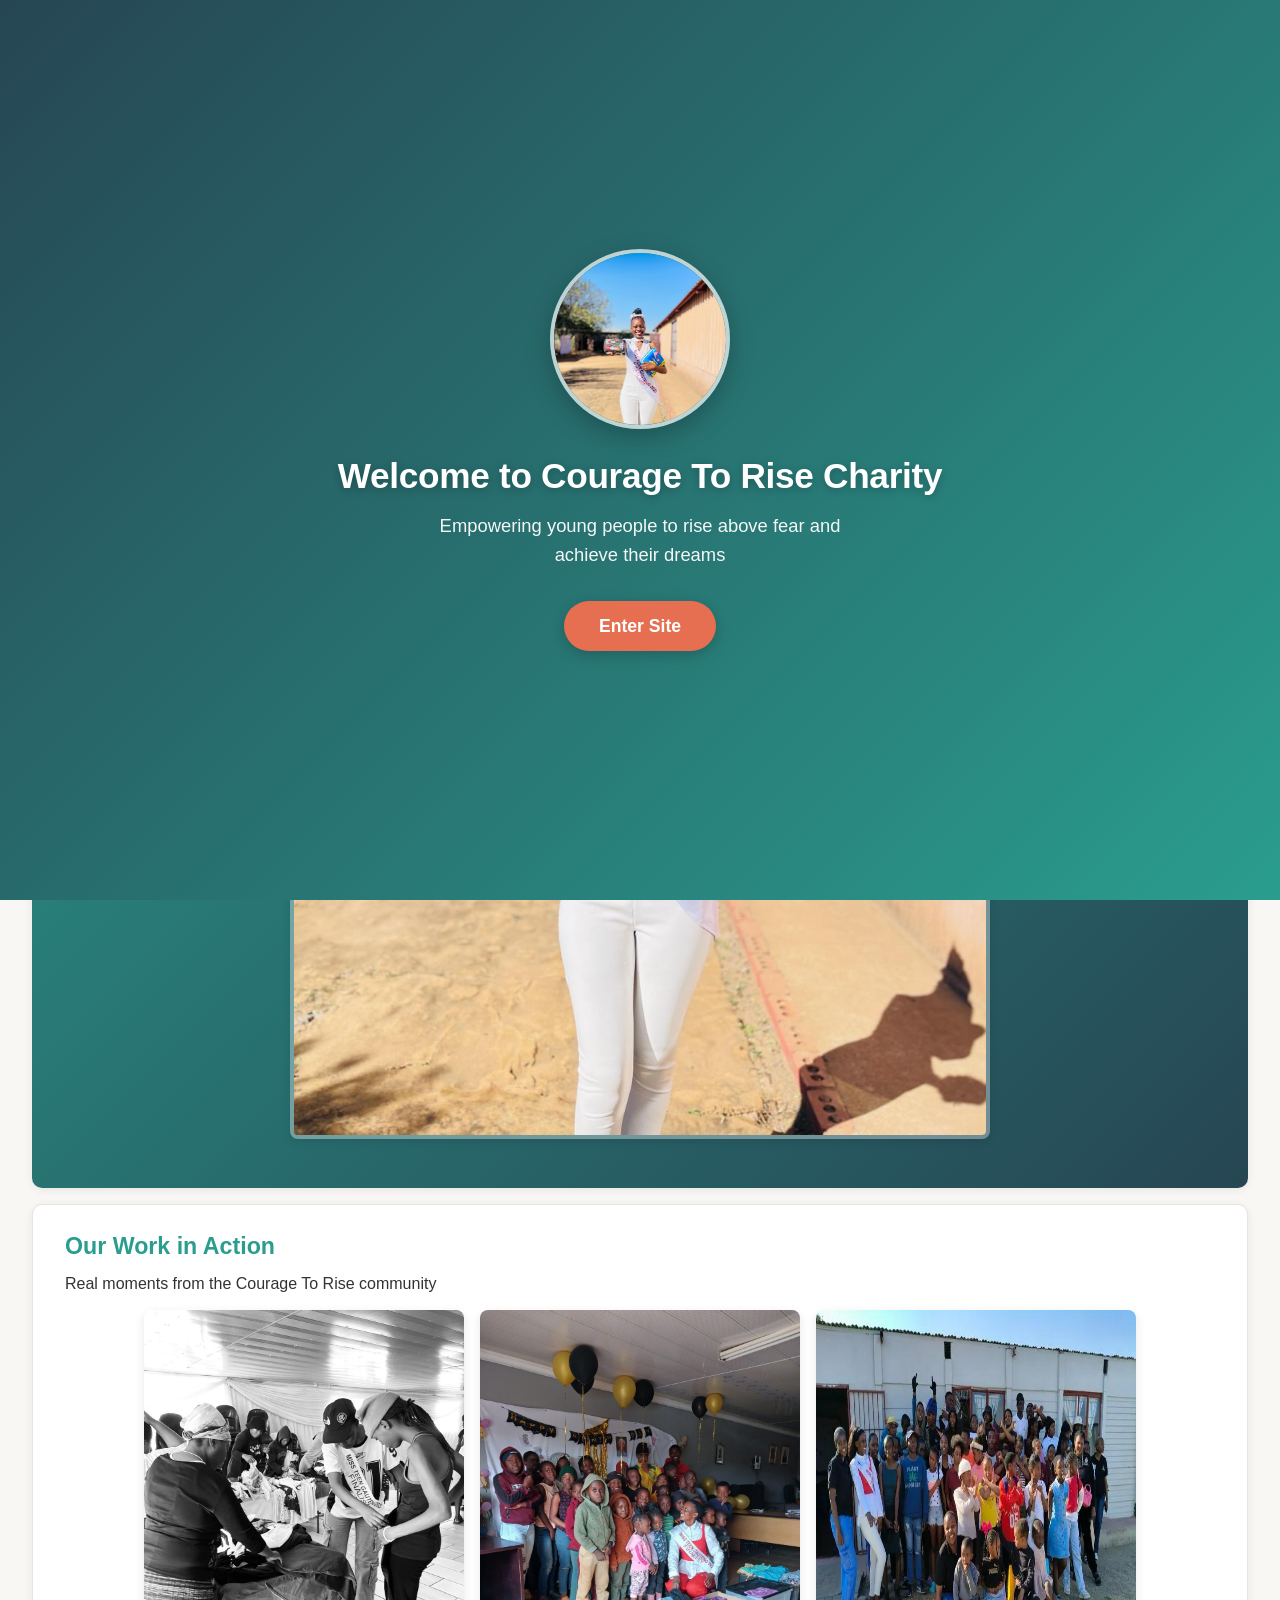
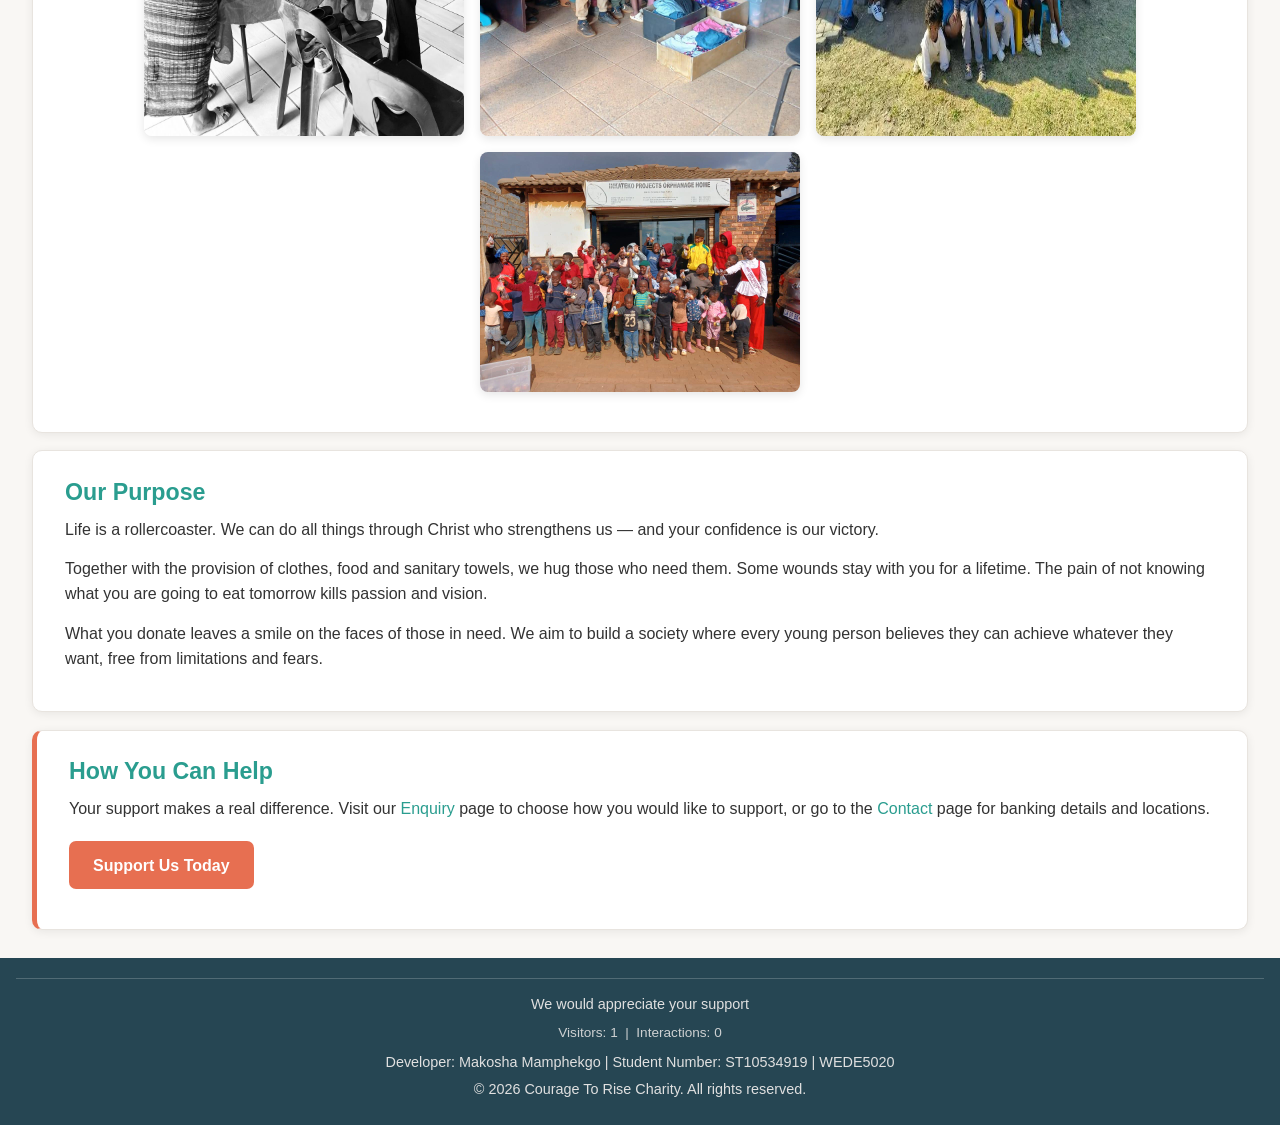
<file: index.html>
<!DOCTYPE html>
<html lang="en">
<head>
    <!--
        Page: Home
        Purpose: Main landing page for Courage To Rise Charity.
        Student: Makosha Dorcus Shudai Mamphekgo | ST10534919 | WEDE5020
    -->
    <meta charset="UTF-8">
    <meta name="viewport" content="width=device-width, initial-scale=1.0">
    <meta name="description" content="Welcome to Courage To Rise Charity – Empowering young people from townships and rural areas to overcome fear and achieve their dreams. Donate, volunteer or get involved today.">
    <meta name="keywords" content="Courage To Rise, charity South Africa, youth empowerment, Tembisa, donation, overcome fear, Lucia charity, volunteer">
    <meta name="author" content="Makosha Dorcus Shudai Mamphekgo">
    <title>Home | Courage To Rise Charity</title>
    <link rel="stylesheet" href="css/style.css">
    <style>
        
    <!-- WELCOME SPLASH SCREEN -->
<div id="welcome-screen">
    <img src="images/Hero.JPG" alt="Courage To Rise Charity" class="welcome-img">
    <h1>Welcome to Courage To Rise Charity</h1>
    <p>Empowering young people to rise above fear and achieve their dreams</p>
    <button id="enterBtn">Enter Site</button>
</div>
        #welcome-screen {
            position: fixed;
            inset: 0;
            background: linear-gradient(135deg, #264653 0%, #2A9D8F 100%);
            display: flex;
            flex-direction: column;
            align-items: center;
            justify-content: center;
            z-index: 99999;
            color: #fff;
            text-align: center;
            padding: 1.5rem;
            transition: opacity 0.6s ease, visibility 0.6s ease;
        }

        #welcome-screen.hide {
            opacity: 0;
            visibility: hidden;
            pointer-events: none;
        }

        #welcome-screen h1 {
            font-size: 2.2rem;
            margin-bottom: 0.75rem;
            color: #fff;
            text-shadow: 0 2px 8px rgba(0,0,0,0.25);
        }

        #welcome-screen p {
            font-size: 1.15rem;
            max-width: 420px;
            margin-bottom: 2rem;
            opacity: 0.95;
        }

        #welcome-screen .welcome-img {
            width: 180px;
            height: 180px;
            object-fit: cover;
            border-radius: 50%;
            border: 4px solid rgba(255,255,255,0.7);
            margin-bottom: 1.5rem;
            box-shadow: 0 8px 24px rgba(0,0,0,0.25);
        }

        #enterBtn {
            background: #E76F51;
            color: #fff;
            border: none;
            padding: 0.9rem 2.2rem;
            font-size: 1.1rem;
            font-weight: 600;
            border-radius: 50px;
            cursor: pointer;
            transition: background 0.25s ease, transform 0.2s ease;
            box-shadow: 0 4px 15px rgba(0,0,0,0.2);
        }

        #enterBtn:hover {
            background: #d45a3d;
            transform: scale(1.05);
        }

        @media (max-width: 600px) {
            #welcome-screen h1 {
                font-size: 1.7rem;
            }
            #welcome-screen .welcome-img {
                width: 140px;
                height: 140px;
            }
        }
    </style>
</head>
<body>

    <!-- WELCOME SPLASH SCREEN -->
    <div id="welcome-screen">
        <img src="images/Hero.JPG" alt="Courage To Rise Charity" class="welcome-img">
        <h1>Welcome to Courage To Rise Charity</h1>
        <p>Empowering young people to rise above fear and achieve their dreams</p>
        <button id="enterBtn">Enter Site</button>
    </div>

    <header>
        <div class="header-inner">
            <h1>Courage To Rise Charity</h1>
            <button class="nav-toggle" aria-label="Toggle navigation" aria-expanded="false">☰</button>
            <nav>
                <ul>
                    <li><a href="index.html" class="active">Home</a></li>
                    <li><a href="about.html">About Us</a></li>
                    <li><a href="services.html">Services</a></li>
                    <li><a href="enquiry.html">Enquiry</a></li>
                    <li><a href="contact.html">Contact</a></li>
                </ul>
            </nav>
        </div>
    </header>

    <main>
        <section id="hero">
            <h2>Welcome to Courage To Rise Charity</h2>
            <p><strong>Empowering young people to rise above fear and achieve their dreams.</strong></p>
            <img src="images/Hero.JPG" 
                 alt="Courage To Rise Charity – Young people empowered to rise above fear" 
                 width="700" height="420" loading="eager" class="gallery-item"
                 title="Click to view larger">
        </section>

        <section id="gallery-preview">
            <h2>Our Work in Action</h2>
            <p>Real moments from the Courage To Rise community</p>
            <div class="image-row">
                <img src="images/Members.JPG" 
                     alt="Courage To Rise Charity team members" 
                     width="280" height="200" loading="lazy" class="gallery-item"
                     title="Click to view larger">
                <img src="images/0a9f3744-d963-4fa5-8a0e-63f9776d7343.JPG" 
                     alt="Community activities and early days of the charity" 
                     width="280" height="200" loading="lazy" class="gallery-item"
                     title="Click to view larger">
                <img src="images/67eea97a-1eb4-4d6e-b303-c966ac4514ad.JPG" 
                     alt="Young people empowered by Courage To Rise programmes" 
                     width="280" height="200" loading="lazy" class="gallery-item"
                     title="Click to view larger">
                <img src="images/Charity home.JPG" 
                     alt="Courage To Rise Charity home and community support" 
                     width="280" height="200" loading="lazy" class="gallery-item"
                     title="Click to view larger">
            </div>
        </section>

        <section id="mission-statement">
            <h2>Our Purpose</h2>
            <p>Life is a rollercoaster. We can do all things through Christ who strengthens us — and your confidence is our victory.</p>
            <p>Together with the provision of clothes, food and sanitary towels, we hug those who need them. Some wounds stay with you for a lifetime. The pain of not knowing what you are going to eat tomorrow kills passion and vision.</p>
            <p>What you donate leaves a smile on the faces of those in need. We aim to build a society where every young person believes they can achieve whatever they want, free from limitations and fears.</p>
        </section>

        <section id="call-to-action">
            <h2>How You Can Help</h2>
            <p>Your support makes a real difference. Visit our <a href="enquiry.html">Enquiry</a> page to choose how you would like to support, or go to the <a href="contact.html">Contact</a> page for banking details and locations.</p>
            <p style="margin-top:1.25rem;">
                <a href="enquiry.html" class="btn btn-primary">Support Us Today</a>
            </p>
        </section>
    </main>

    <footer>
        <hr>
        <p>We would appreciate your support</p>
        <p class="visitor-stats">
            <span id="visitorCount">Visitors: —</span> &nbsp;|&nbsp; 
            <span id="interactionCount">Interactions: —</span>
        </p>
        <p>Developer: Makosha Mamphekgo | Student Number: ST10534919 | WEDE5020</p>
        <p>&copy; 2026 Courage To Rise Charity. All rights reserved.</p>
    </footer>

    <script src="js/script.js"></script>
    <script>
        // Welcome screen - user must click to enter
        document.getElementById('enterBtn').addEventListener('click', function () {
            document.getElementById('welcome-screen').classList.add('hide');
        });
    </script>
</body>
</html>
</file>
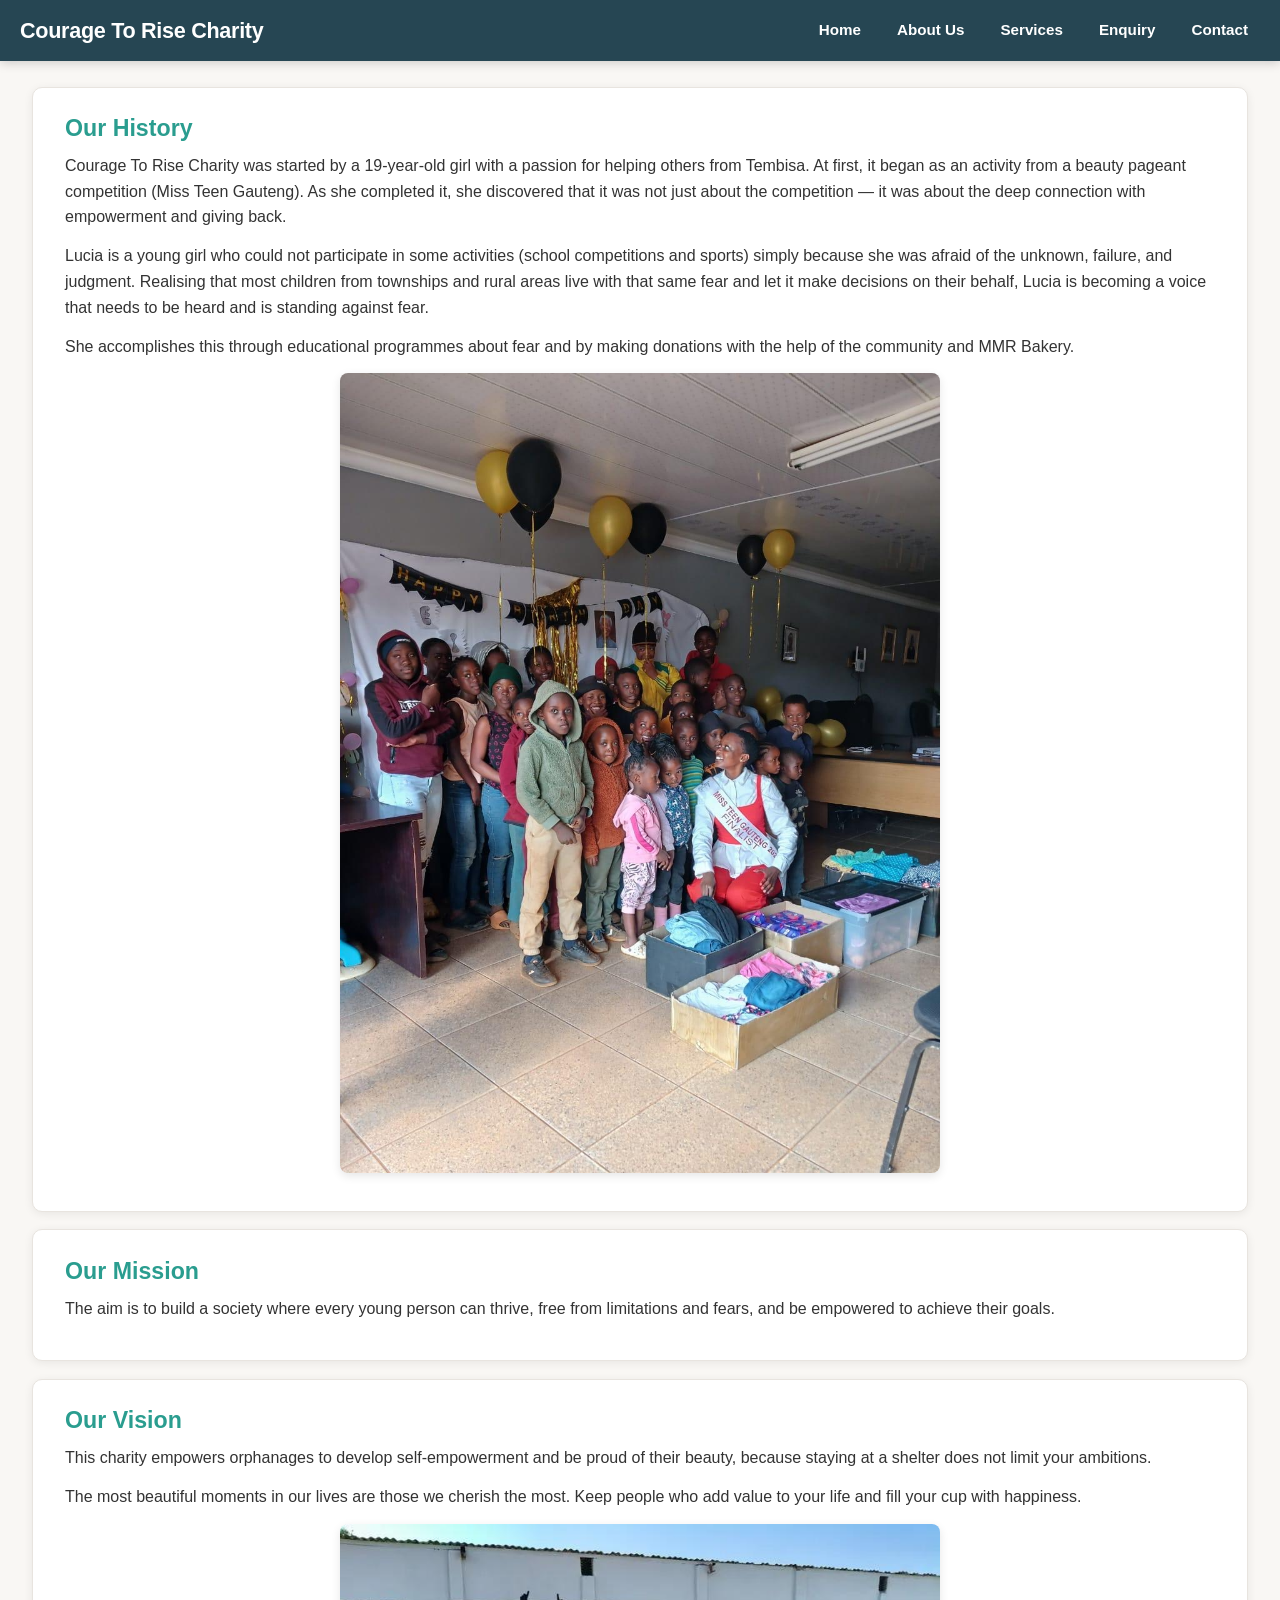
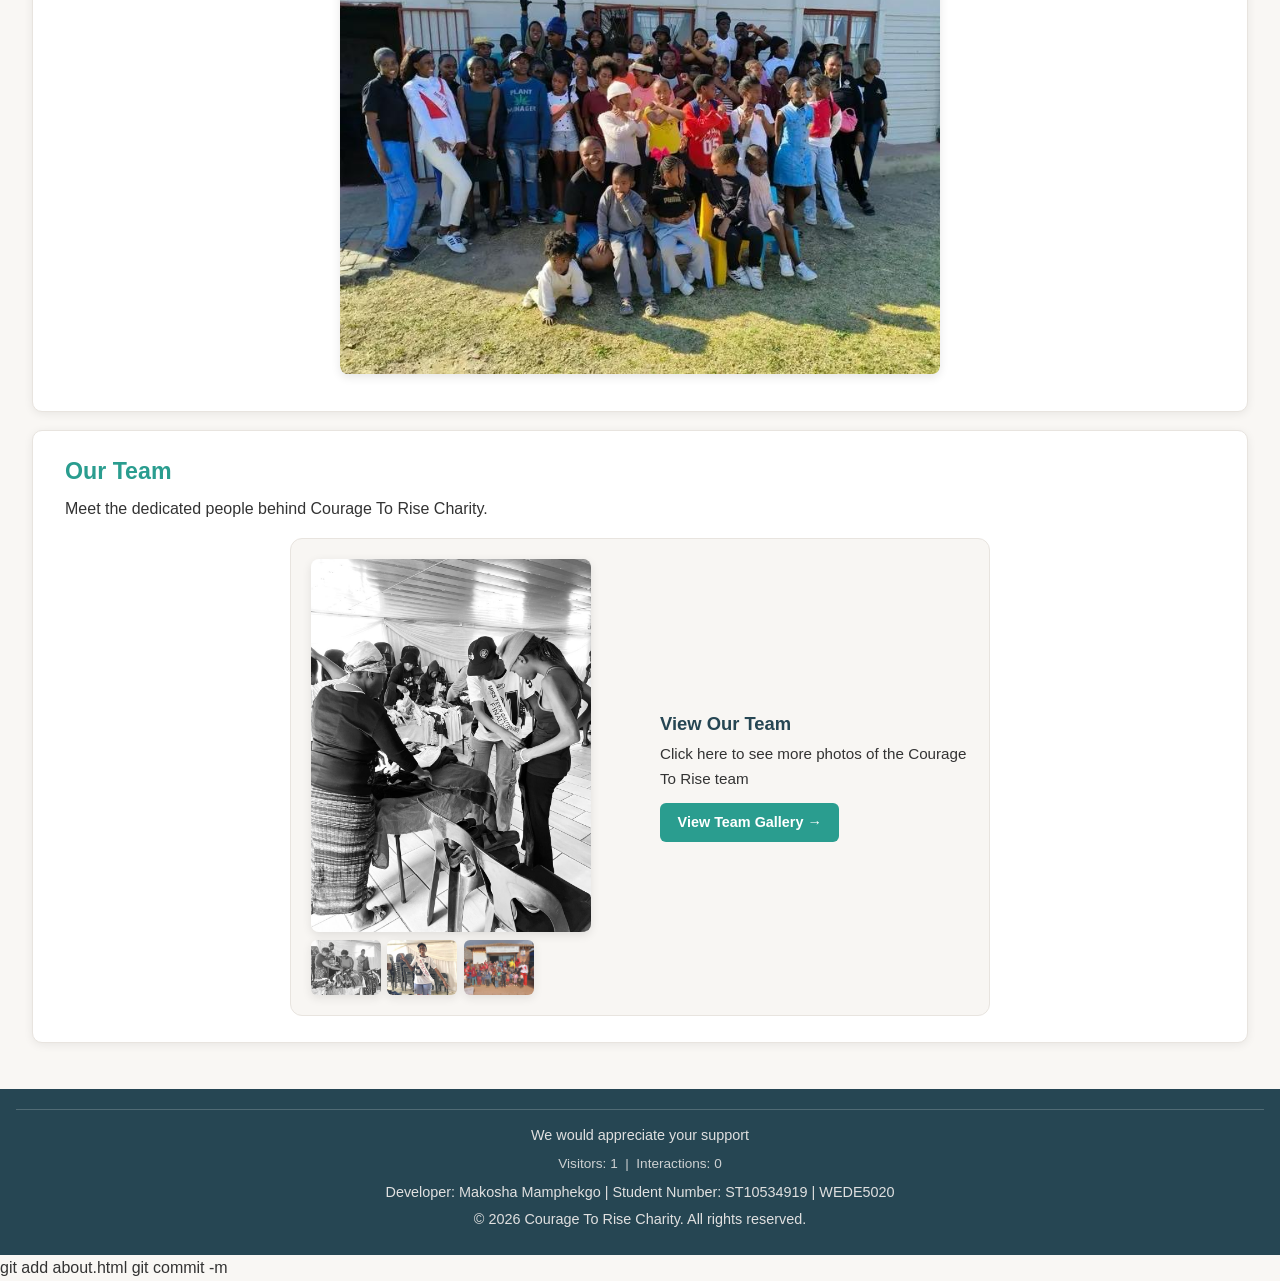
<file: about.html>
<!DOCTYPE html>
<html lang="en">
<head>
    <!-- 
        Page: About Us
        Purpose: Shares the history, mission, vision and team of Courage To Rise Charity.
        Student: Makosha Dorcus Shudai Mamphekgo | ST10534919 | WEDE5020
    -->
    <meta charset="UTF-8">
    <meta name="viewport" content="width=device-width, initial-scale=1.0">
    <meta name="description" content="Learn about the history, mission and vision of Courage To Rise Charity founded by Lucia from Tembisa.">
    <meta name="keywords" content="Courage To Rise services, educational programs fear, donation drives Tembisa, confidence workshops, sanitary towels">
    <meta name= "author" content= "Makosha Mamphekgo">
    <title>About Us | Courage To Rise Charity</title>
    <link rel="stylesheet" href="css/style.css">
</head>
<body>
    
    <header>
        <div class="header-inner">
        <h1>Courage To Rise Charity</h1>
        <button class="nav-toggle" aria-label="Toggle navigation" aria-expanded="false">
           <span class="bar"></span>
           <span class="bar"></span>
           <span class="bar"></span>
          </button>
        
            <!-- Consistent navigation across all pages -->
        <nav>
            <ul>
                <li><a href="index.html">Home</a></li>
                <li><a href="about.html">About Us</a></li>
                <li><a href="services.html">Services</a></li>
                <li><a href="enquiry.html">Enquiry</a></li>
                <li><a href="contact.html">Contact</a></li>
            </ul>
        </nav>
        </div>
    </header>

    <!--  MAIN CONTENT -->
    <main>
        <!-- History section - origin story of the charity -->
        <section id="history">
            <h2>Our History</h2>
            <p>
                Courage To Rise Charity was started by a 19-year-old girl with a passion for helping others from Tembisa.
                At first, it began as an activity from a beauty pageant competition (Miss Teen Gauteng). 
                As she completed it, she discovered that it was not just about the competition — 
                it was about the deep connection with empowerment and giving back.
            </p>
            <p>
                Lucia is a young girl who could not participate in some activities (school competitions and sports) 
                simply because she was afraid of the unknown, failure, and judgment. 
                Realising that most children from townships and rural areas live with that same fear 
                and let it make decisions on their behalf, Lucia is becoming a voice that needs to be heard 
                and is standing against fear.
            </p>
            <p>
                She accomplishes this through educational programmes about fear and by making donations 
                with the help of the community and MMR Bakery.
            </p>
            
            <!-- Supporting image for history section -->
            <img src="images/0a9f3744-d963-4fa5-8a0e-63f9776d7343.JPG" alt="Courage To Rise Charity founders and early activities" width="600" height="400">
        </section>

        <!-- Mission statement section -->
        <section id="mission">
            <h2>Our Mission</h2>
            <p>
                The aim is to build a society where every young person can thrive, 
                free from limitations and fears, and be empowered to achieve their goals.
            </p>
        </section>

        <!-- Vision statement section -->
        <section id="vision">
            <h2>Our Vision</h2>
            <p>
                This charity empowers orphanages to develop self-empowerment and be proud of their beauty, 
                because staying at a shelter does not limit your ambitions.
            </p>
            <p>
                The most beautiful moments in our lives are those we cherish the most. 
                Keep people who add value to your life and fill your cup with happiness.
            </p>
            
            <!-- Supporting image for vision -->
            <img src="images/67eea97a-1eb4-4d6e-b303-c966ac4514ad.JPG" alt="Young people empowered by Courage To Rise Charity" width="600" height="400">
        </section>

        <!-- Team members section -->
<section id="team">
    <h2>Our Team</h2>
    <p>Meet the dedicated people behind Courage To Rise Charity.</p>

    <!-- Single clickable card that opens the full team gallery -->
    <div class="team-card" id="teamCard" title="Click to view the full team gallery">
        <div class="team-card-images">
            <img src="images/Members.JPG" alt="Courage To Rise Charity team" class="team-main-img">
            <div class="team-thumbnails">
                <img src="images/8ffe0e62-37c6-49a1-a1b2-9abc603f2eb1.JPG" alt="Team member">
                <img src="images/86e3f4c6-249c-4ab5-9a2d-2a8251926405.JPG" alt="Team member">
                <img src="images/Charity home.JPG" alt="Charity activities">
            </div>
        </div>
        <div class="team-card-info">
            <h3>View Our Team</h3>
            <p>Click here to see more photos of the Courage To Rise team</p>
            <span class="view-team-btn">View Team Gallery →</span>
        </div>
    </div>
</section>
<!-- Team Gallery Modal -->
<div id="teamModal" class="team-modal">
    <div class="team-modal-content">
        <button class="team-modal-close" aria-label="Close team gallery">&times;</button>
        <h2>Our Team</h2>
        <p>The dedicated people behind Courage To Rise Charity</p>
        <div class="team-modal-grid">
            <img src="images/8ffe0e62-37c6-49a1-a1b2-9abc603f2eb1.JPG" alt="Team member of Courage To Rise Charity" class="gallery-item">
            <img src="images/86e3f4c6-249c-4ab5-9a2d-2a8251926405.JPG" alt="Team member of Courage To Rise Charity" class="gallery-item">
            <img src="images/Members.JPG" alt="Courage To Rise Charity team group photo" class="gallery-item">
            <img src="images/Charity home.JPG" alt="Courage To Rise Charity home and community activities" class="gallery-item">
        </div>
    </div>
</div>
    </main>
<!-- Team Gallery Modal - Swipeable -->
<div id="teamModal" class="team-modal">
    <div class="team-modal-content">
        <button class="team-modal-close" aria-label="Close team gallery">&times;</button>
        <h2>Our Team</h2>
        <p>Swipe or use arrows to view team photos</p>

        <div class="team-slider">
            <button class="slider-btn prev" aria-label="Previous photo">&#10094;</button>
            
            <div class="slider-track">
                <div class="slide active">
                    <img src="images/Members.JPG" alt="Courage To Rise Charity team group photo">
                    <p>Our Team</p>
                </div>
                <div class="slide">
                    <img src="images/8ffe0e62-37c6-49a1-a1b2-9abc603f2eb1.JPG" alt="Team member of Courage To Rise Charity">
                    <p>Team Member</p>
                </div>
                <div class="slide">
                    <img src="images/86e3f4c6-249c-4ab5-9a2d-2a8251926405.JPG" alt="Team member of Courage To Rise Charity">
                    <p>Team Member</p>
                </div>
                <div class="slide">
                    <img src="images/Charity home.JPG" alt="Courage To Rise Charity home and community activities">
                    <p>Community Activities</p>
                </div>
            </div>

            <button class="slider-btn next" aria-label="Next photo">&#10095;</button>
        </div>

        <div class="slider-dots">
            <span class="dot active" data-index="0"></span>
            <span class="dot" data-index="1"></span>
            <span class="dot" data-index="2"></span>
            <span class="dot" data-index="3"></span>
        </div>
    </div>
</div>

    <!--  FOOTER-->
<footer>
    <hr>
    <p>We would appreciate your support</p>
    <p class="visitor-stats">
        <span id="visitorCount">Visitors: —</span> &nbsp;|&nbsp; 
        <span id="interactionCount">Interactions: —</span>
    </p>
    <p>Developer: Makosha Mamphekgo | Student Number: ST10534919 | WEDE5020</p>
    <p>&copy; 2026 Courage To Rise Charity. All rights reserved.</p>
</footer>
  <script src="js/script.js"></script>
</body>
</html>
git add about.html
git commit -m
</file>
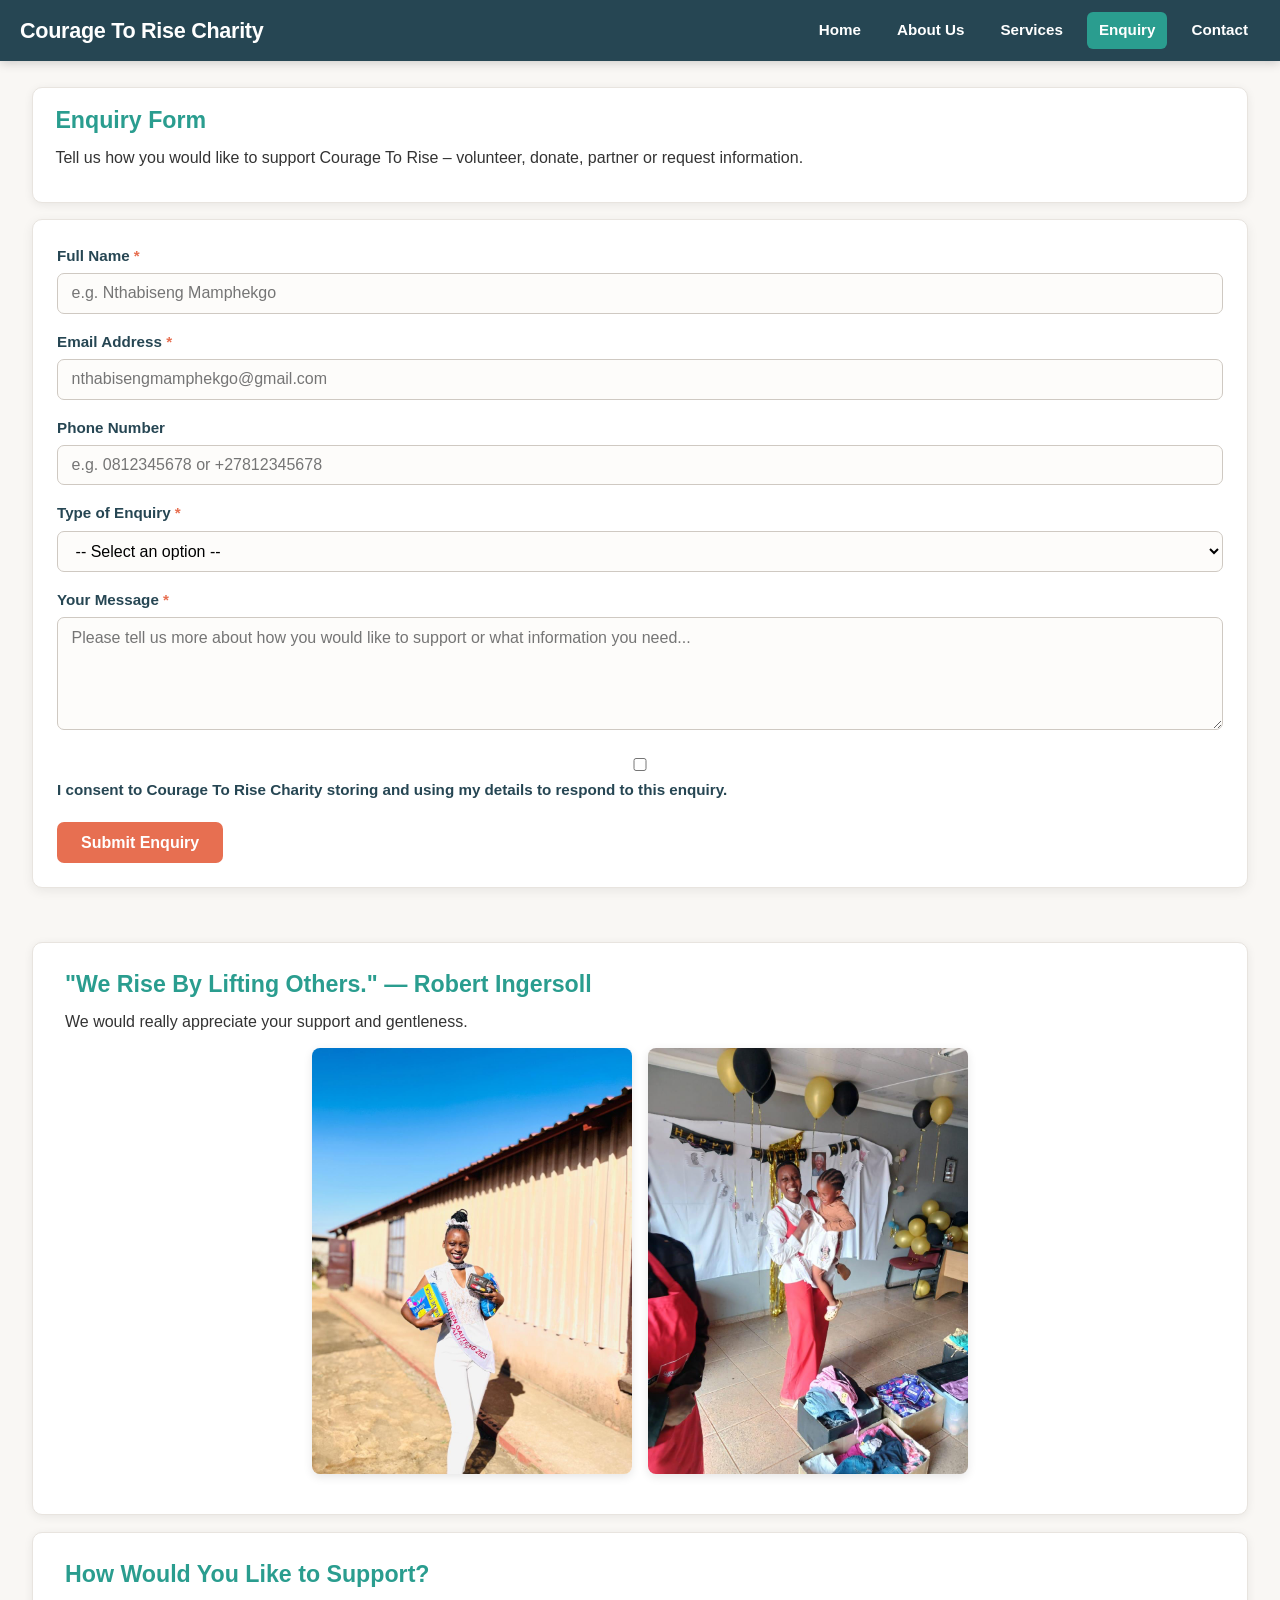
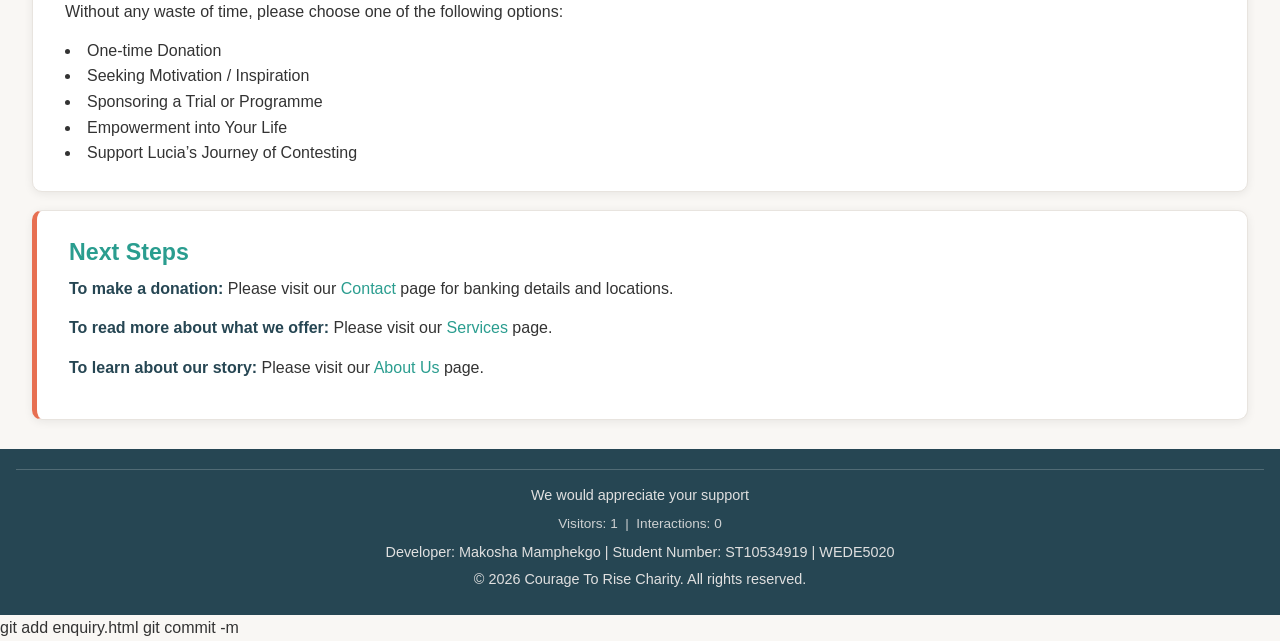
<file: enquiry.html>
<!DOCTYPE html>
<html lang="en">
<head>
    <!-- 
        Page: Enquiry / Support Options
        Purpose: Allows visitors to choose how they want to support Courage To Rise Charity
                 (one-time donation, sponsorship, empowerment, etc.).
        Student: Makosha Dorcus Shudai Mamphekgo | ST10534919 | WEDE5020
    -->
    <meta charset="UTF-8">
    <meta name="viewport" content="width=device-width, initial-scale=1.0">
    <meta name="description" content="Submit an enquiry to volunteer, donate, sponsor a programme or request information from Courage To Rise Charity. We will respond within 2 working days.">
    <meta name="keywords" content="Courage To Rise enquiry, volunteer charity, donate youth empowerment, sponsor programme">
    <meta name="author"Makosha Mamphekgo">
    <title>Enquiry | Courage To Rise Charity</title>
    <link rel="stylesheet" href="css/style.css">
</head>
<body>

    <!--HEADER & NAVIGATION -->
    <header>
        <div class="header-inner">
            <h1>Courage To Rise Charity</h1>
            <button class="nav-toggle" aria-label="Toggle navigation" aria-expanded="false">
                 <span class="bar"></span>
                 <span class="bar"></span>
                 <span class="bar"></span>
            </button>
            <nav>
                <ul>
                    <li><a href="index.html">Home</a></li>
                    <li><a href="about.html">About Us</a></li>
                    <li><a href="services.html">Services</a></li>
                    <li><a href="enquiry.html" class="active">Enquiry</a></li>
                    <li><a href="contact.html">Contact</a></li>
                </ul>
            </nav>
        </div>
    </header>

    <main>
        <section class="page-header">
            <h2>Enquiry Form</h2>
            <p>Tell us how you would like to support Courage To Rise – volunteer, donate, partner or request information.</p>
        </section>

        <section class="form-section">
            <form id="enquiryForm" novalidate>
                <div class="form-group">
                    <label for="fullName">Full Name <span class="required">*</span></label>
                    <input type="text" id="fullName" name="fullName" required minlength="2" placeholder="e.g. Nthabiseng Mamphekgo">
                </div>

                <div class="form-group">
                    <label for="email">Email Address <span class="required">*</span></label>
                    <input type="email" id="email" name="email" required placeholder="nthabisengmamphekgo@gmail.com">
                </div>

                <div class="form-group">
                    <label for="phone">Phone Number</label>
                    <input type="tel" id="phone" name="phone" placeholder="e.g. 0812345678 or +27812345678">
                </div>

                <div class="form-group">
                    <label for="enquiryType">Type of Enquiry <span class="required">*</span></label>
                    <select id="enquiryType" name="enquiryType" required>
                        <option value="">-- Select an option --</option>
                        <option value="volunteer">Become a Volunteer</option>
                        <option value="donate">Make a Donation</option>
                        <option value="sponsor">Sponsor a Programme</option>
                        <option value="information">Request Information</option>
                        <option value="partnership">Partnership / Collaboration</option>
                        <option value="other">Other</option>
                    </select>
                </div>

                <div class="form-group">
                    <label for="message">Your Message <span class="required">*</span></label>
                    <textarea id="message" name="message" rows="5" required minlength="15" placeholder="Please tell us more about how you would like to support or what information you need..."></textarea>
                </div>

                <div class="form-group">
                    <label>
                        <input type="checkbox" id="consent" name="consent" required>
                        I consent to Courage To Rise Charity storing and using my details to respond to this enquiry.
                    </label>
                </div>

                <button type="submit" class="btn btn-primary">Submit Enquiry</button>
            </form>

            <div id="enquiryResponse"></div>
        </section>
    </main>
<!--MAIN CONTENT -->
    <main>
        <section id="quote">
            <h2>"We Rise By Lifting Others." — Robert Ingersoll</h2>
            <p>We would really appreciate your support and gentleness.</p>
        <div class= "image-row">
            <img src="images/Work.JPG" alt="Community support and donation activities" width="300" height="250">
            <img src="images/Lucia.JPG" alt="Lucia, founder of Courage To Rise Charity" width="300" height="250">
        </div>
        </section>

        <!-- Support options list -->
        <section id="support-options">
            <h2>How Would You Like to Support?</h2>
            <p>Without any waste of time, please choose one of the following options:</p>
            
            <!-- Unordered list of support choices -->
            <ul>
                <li>One-time Donation</li>
                <li>Seeking Motivation / Inspiration</li>
                <li>Sponsoring a Trial or Programme</li>
                <li>Empowerment into Your Life</li>
                <li>Support Lucia’s Journey of Contesting</li>
            </ul>
        </section>

        <!-- Clear calls to action linking to other pages -->
        <section id="next-steps">
            <h2>Next Steps</h2>
            <p>
                <strong>To make a donation:</strong> 
                Please visit our <a href="contact.html">Contact</a> page for banking details and locations.
            </p>
            <p>
                <strong>To read more about what we offer:</strong> 
                Please visit our <a href="services.html">Services</a> page.
            </p>
            <p>
                <strong>To learn about our story:</strong> 
                Please visit our <a href="about.html">About Us</a> page.
            </p>
        </section>
    </main>

    <!--FOOTER-->
    <footer>
            <hr>
    <p>We would appreciate your support</p>
    <p class="visitor-stats">
        <span id="visitorCount">Visitors: —</span> &nbsp;|&nbsp; 
        <span id="interactionCount">Interactions: —</span>
    </p>
    <p>Developer: Makosha Mamphekgo | Student Number: ST10534919 | WEDE5020</p>
    <p>&copy; 2026 Courage To Rise Charity. All rights reserved.</p>
    </footer>
    <script src="js/script.js"></script>


</body>
</html>
git add enquiry.html
git commit -m
</file>
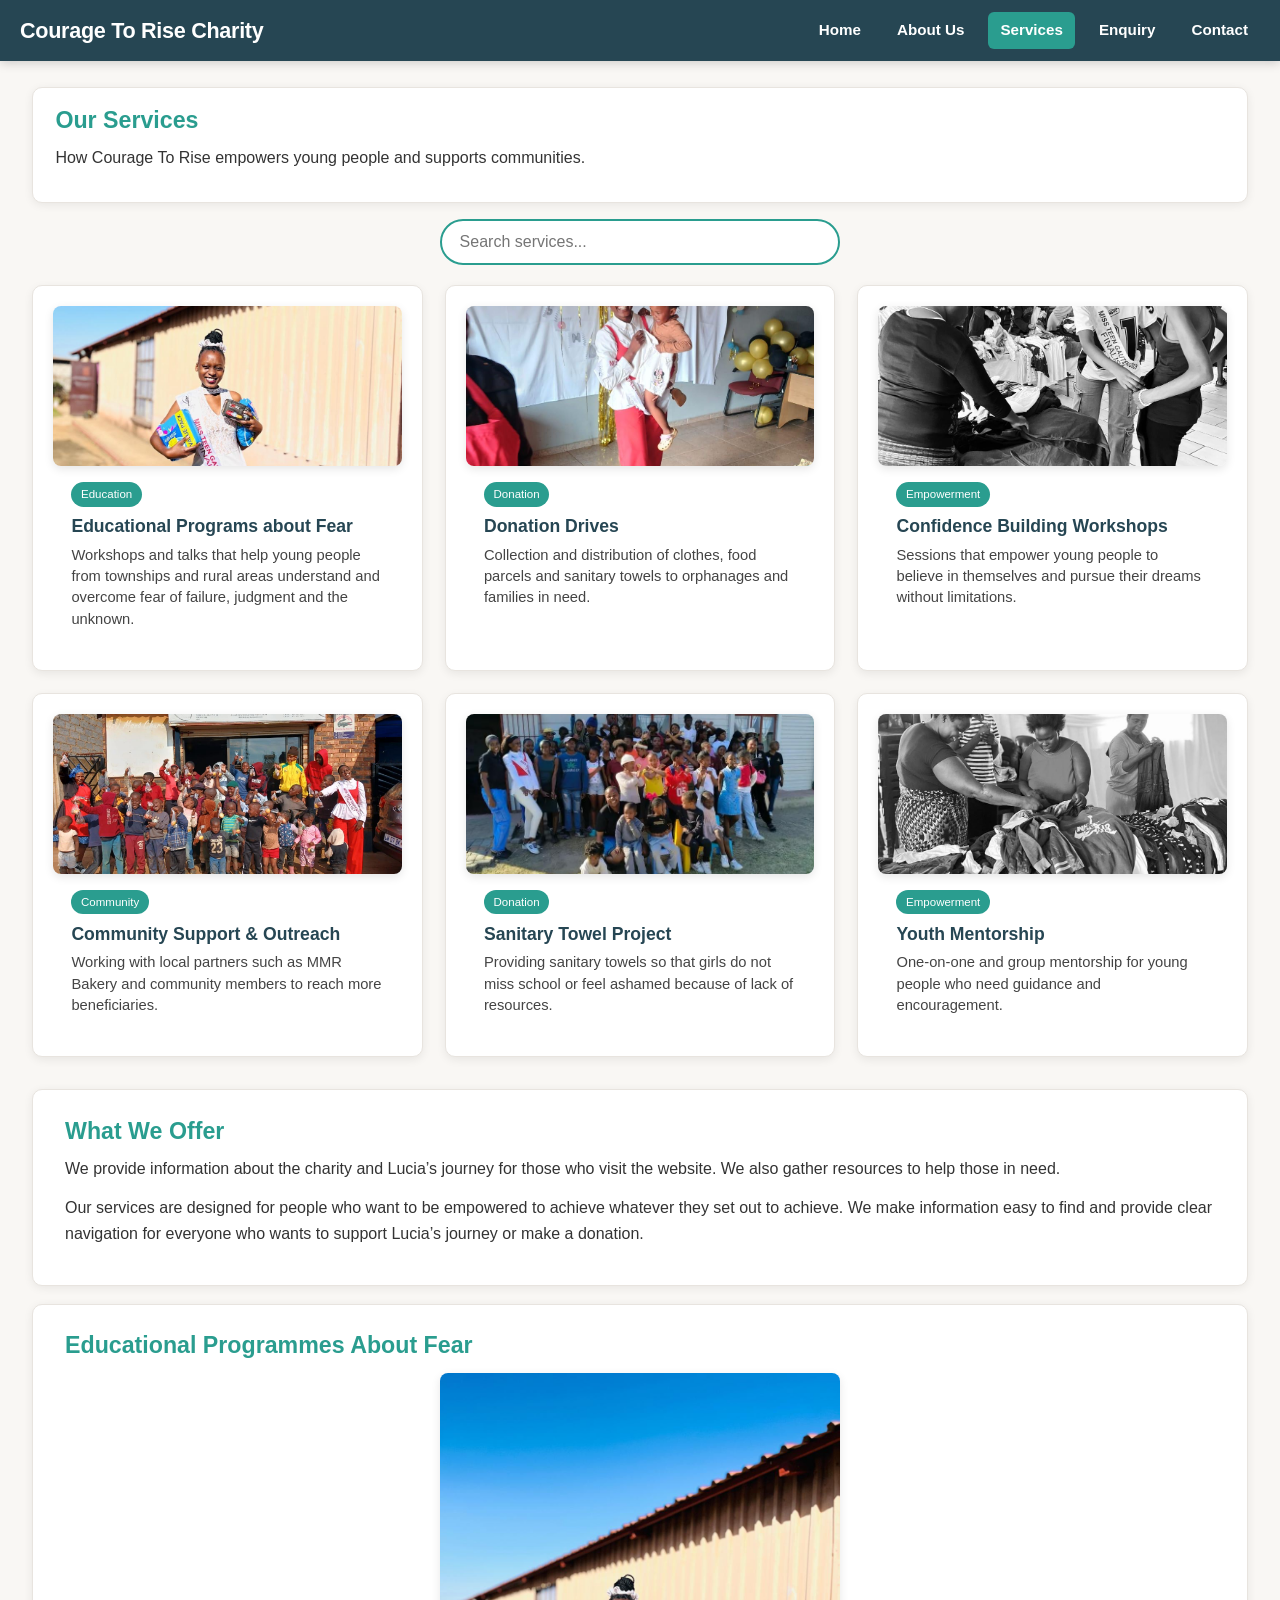
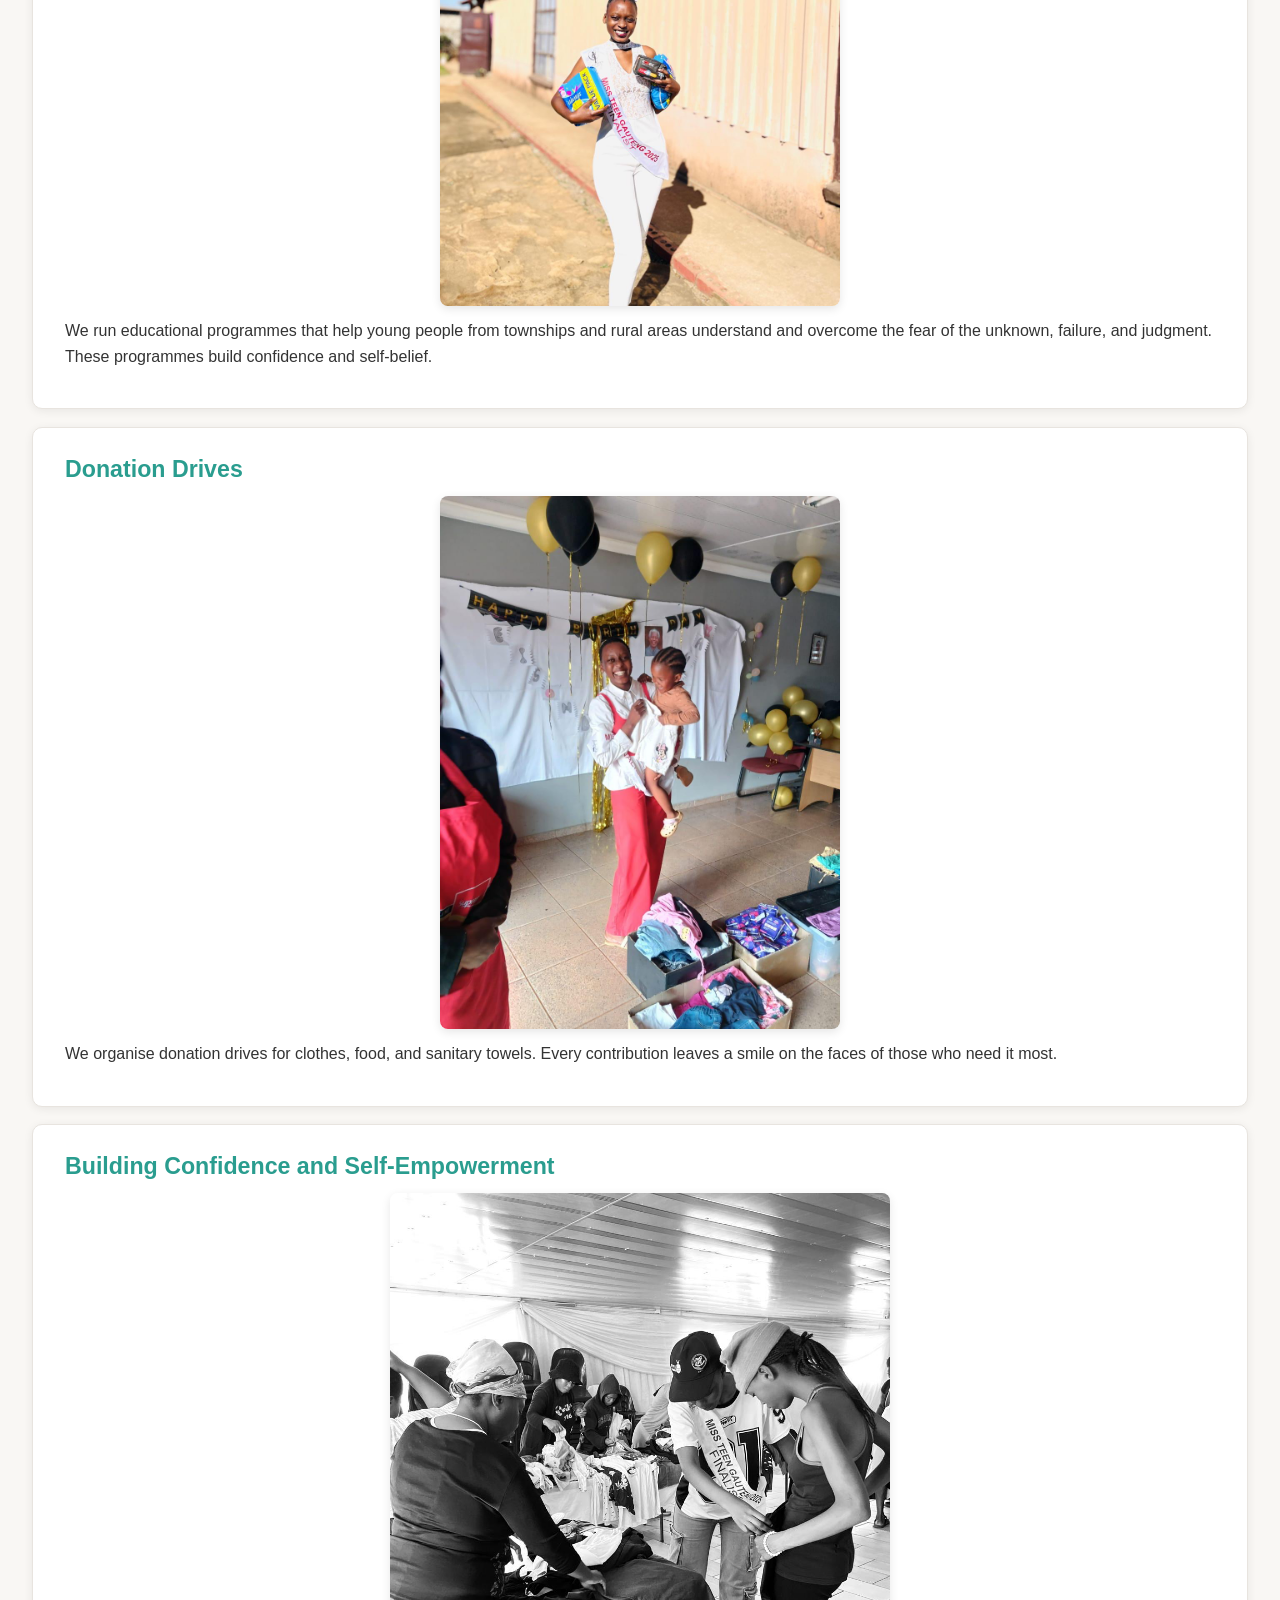
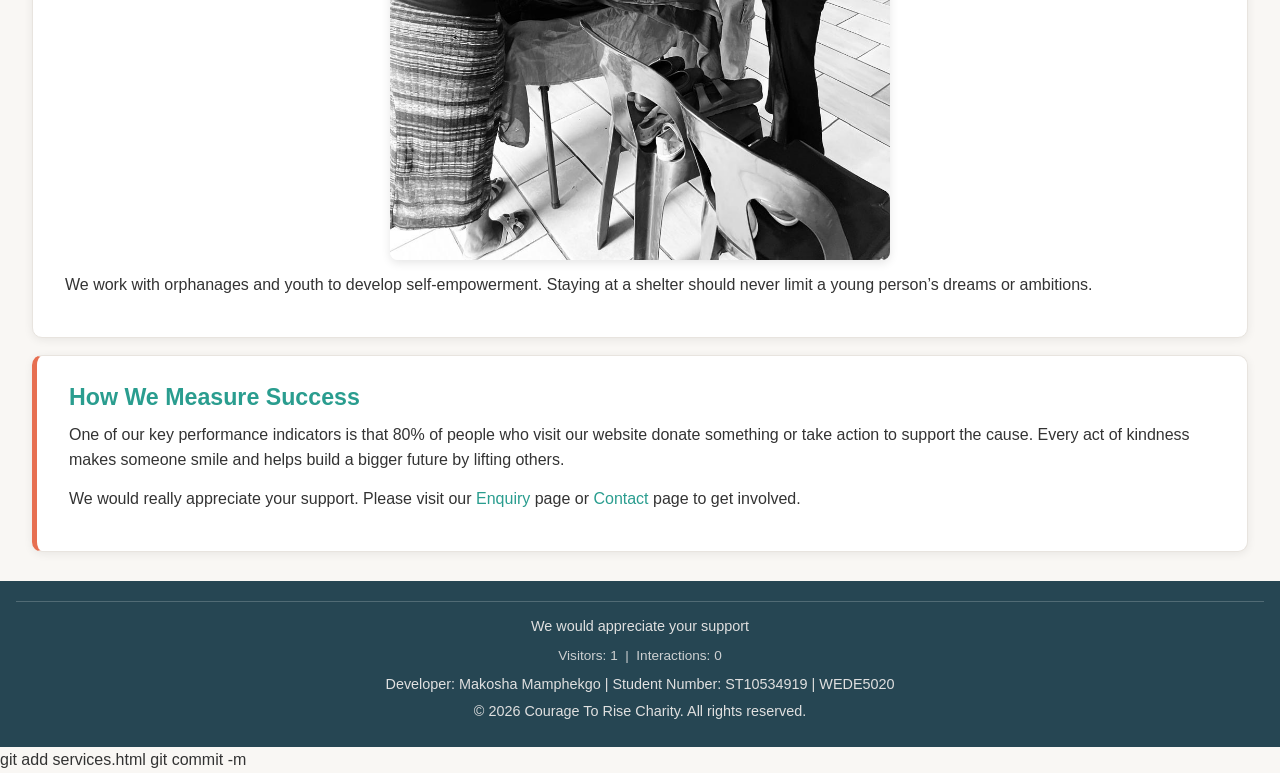
<file: services.html>
<!DOCTYPE html>
<html lang="en">
<head>
    <!-- 
        Page: Services
        Purpose: Explains what Courage To Rise Charity offers - educational programmes, 
                 donation drives, and empowerment activities.
        Student: Makosha Dorcus Shudai Mamphekgo | ST10534919 | WEDE5020
    -->
    <meta charset="UTF-8">
    <meta name="viewport" content="width=device-width, initial-scale=1.0">
    <meta name="description" content="Discover the services offered by Courage To Rise Charity including educational programmes about fear and community donation drives.">
    <title>Services | Courage To Rise Charity</title>
    <link rel="stylesheet" href="css/style.css">
</head>
<body>

    <!--HEADER & NAVIGATION -->
<header>
 <div class="header-inner">
        <h1>Courage To Rise Charity</h1>
        <button class="nav-toggle" aria-label="Toggle navigation" aria-expanded="false">
          <span class="bar"></span>
          <span class="bar"></span>
          <span class="bar"></span>
        </button>
        <nav>
            <ul>
                <li><a href="index.html">Home</a></li>
                <li><a href="about.html">About Us</a></li>
                <li><a href="services.html" class="active">Services</a></li>
                 <li><a href="enquiry.html">Enquiry</a></li>
                 <li><a href="contact.html">Contact</a></li>
             </ul>
        </nav>
        </div>
</header>

    <!-- MAIN CONTENT-->
    <main>
            <section class="page-header">
            <h2>Our Services</h2>
            <p>How Courage To Rise empowers young people and supports communities.</p>
        </section>

        <section class="search-section">
            <input type="text" id="serviceSearch" placeholder="Search services..." aria-label="Search services">
        </section>

        <section id="servicesContainer" class="services-grid">
            <!-- Services loaded dynamically by JavaScript -->
        </section>
        <!-- Introduction to services -->
        <section id="services-intro">
            <h2>What We Offer</h2>
            <p>
                We provide information about the charity and Lucia’s journey for those who visit the website. 
                We also gather resources to help those in need.
            </p>
            <p>
                Our services are designed for people who want to be empowered to achieve whatever they set out to achieve. 
                We make information easy to find and provide clear navigation for everyone who wants to support Lucia’s journey 
                or make a donation.
            </p>
        </section>

        <!-- Service 1: Educational programmes -->
        <section id="educational-programmes">
            <h2>Educational Programmes About Fear</h2>
            <img src="images/Work.JPG" alt="Educational programme session by Courage To Rise Charity" width="400" height="300">
            <p>
                We run educational programmes that help young people from townships and rural areas 
                understand and overcome the fear of the unknown, failure, and judgment. 
                These programmes build confidence and self-belief.
            </p>
        </section>

        <!-- Service 2: Donation drives -->
        <section id="donation-drives">
            <h2>Donation Drives</h2>
            <img src="images/Lucia.JPG" alt="Lucia leading a donation drive for Courage To Rise Charity" width="400" height="300">
            <p>
                We organise donation drives for clothes, food, and sanitary towels. 
                Every contribution leaves a smile on the faces of those who need it most.
            </p>
        </section>

        <!-- Service 3: Confidence and empowerment -->
        <section id="empowerment">
            <h2>Building Confidence and Self-Empowerment</h2>
            <img src="images/Members.JPG" alt="Young people participating in empowerment activities" width="500" height="350">
            <p>
                We work with orphanages and youth to develop self-empowerment. 
                Staying at a shelter should never limit a young person’s dreams or ambitions.
            </p>
        </section>

        <!-- Success indicator / KPI -->
        <section id="success-measure">
            <h2>How We Measure Success</h2>
            <p>
                One of our key performance indicators is that 80% of people who visit our website 
                donate something or take action to support the cause. 
                Every act of kindness makes someone smile and helps build a bigger future by lifting others.
            </p>
            <p>
                We would really appreciate your support. Please visit our 
                <a href="enquiry.html">Enquiry</a> page or 
                <a href="contact.html">Contact</a> page to get involved.
            </p>
        </section>
    </main>

    <!-- FOOTER -->
    <footer>
    <hr>
    <p>We would appreciate your support</p>
    <p class="visitor-stats">
        <span id="visitorCount">Visitors: —</span> &nbsp;|&nbsp; 
        <span id="interactionCount">Interactions: —</span>
    </p>
    <p>Developer: Makosha Mamphekgo | Student Number: ST10534919 | WEDE5020</p>
    <p>&copy; 2026 Courage To Rise Charity. All rights reserved.</p>
    </footer>
    <script src="js/script.js"></script>

</body>
</html>
git add services.html
git commit -m
</file>
<file: css/style.css>
/* ========== CSS RESET & BASE ========== */
*,
*::before,
*::after {
    box-sizing: border-box;
    margin: 0;
    padding: 0;
}

html {
    font-size: 16px;
    scroll-behavior: smooth;
}

body {
    font-family: 'Segoe UI', Roboto, 'Helvetica Neue', Arial, sans-serif;
    font-size: 1rem;
    line-height: 1.6;
    color: #333333;
    background-color: #F9F7F4;
    min-height: 100vh;
    display: flex;
    flex-direction: column;
}

img {
    max-width: 100%;
    height: auto;
    display: block;
    border-radius: 8px;
}

a {
    color: #2A9D8F;
    text-decoration: none;
    transition: color 0.25s ease, background-color 0.25s ease;
}

a:hover,
a:focus {
    color: #E76F51;
    text-decoration: underline;
}

ul {
    list-style-position: inside;
}
#welcome-screen {
    position: fixed;
    inset: 0;
    background: linear-gradient(135deg, #264653 0%, #2A9D8F 100%);
    display: flex;
    flex-direction: column;
    align-items: center;
    justify-content: center;
    z-index: 99999;
    color: #fff;
    text-align: center;
    padding: 1.5rem;
}
/* ========== TYPOGRAPHY ========== */
h1, h2, h3, h4 {
    font-weight: 700;
    line-height: 1.3;
    margin-bottom: 0.6rem;
    color: #264653;
}

h1 {
    font-size: 1.85rem;
    letter-spacing: -0.3px;
}

h2 {
    font-size: 1.45rem;
    color: #2A9D8F;
}

h3 {
    font-size: 1.15rem;
}

p {
    margin-bottom: 0.85rem;
}

strong {
    color: #264653;
}

/* ========== HEADER & NAVIGATION ========== */
header {
    background-color: #264653;
    color: #ffffff;
    padding: 0.75rem 1.25rem;
    box-shadow: 0 2px 10px rgba(0, 0, 0, 0.18);
    position: relative;
}

.header-inner {
    max-width: 1200px;
    margin: 0 auto;
    display: flex;
    flex-wrap: wrap;
    align-items: center;
    justify-content: space-between;
    gap: 0.6rem;
}

header h1 {
    color: #ffffff;
    font-size: 1.35rem;
    margin: 0;
    flex: 1 1 auto;
}

/* Hamburger bars */
.nav-toggle {
    display: none;
    background: transparent;
    border: 2px solid rgba(255, 255, 255, 0.7);
    border-radius: 6px;
    width: 42px;
    height: 38px;
    padding: 6px;
    cursor: pointer;
    flex-direction: column;
    justify-content: space-between;
    align-items: center;
}

.nav-toggle .bar {
    display: block;
    width: 22px;
    height: 3px;
    background-color: #ffffff;
    border-radius: 2px;
    transition: all 0.3s ease;
}

/* When menu is open - turn bars into X */
.nav-toggle[aria-expanded="true"] .bar:nth-child(1) {
    transform: translateY(8px) rotate(45deg);
}

.nav-toggle[aria-expanded="true"] .bar:nth-child(2) {
    opacity: 0;
}

.nav-toggle[aria-expanded="true"] .bar:nth-child(3) {
    transform: translateY(-8px) rotate(-45deg);
}

.nav-toggle:hover,
.nav-toggle:focus {
    background-color: #2A9D8F;
    border-color: #2A9D8F;
    outline: none;
}

nav ul {
    display: flex;
    flex-wrap: wrap;
    justify-content: flex-end;
    align-items: center;
    gap: 0.3rem 0.75rem;
    list-style: none;
    margin: 0;
}

nav a {
    color: #ffffff;
    font-weight: 600;
    font-size: 0.95rem;
    padding: 0.4rem 0.75rem;
    border-radius: 6px;
    display: inline-block;
    transition: background-color 0.25s ease, color 0.25s ease;
}

nav a:hover,
nav a:focus {
    background-color: #2A9D8F;
    color: #ffffff;
    text-decoration: none;
}

nav a:active {
    background-color: #E76F51;
}

nav a.active {
    background-color: #2A9D8F;
}

/* ========== MAIN CONTENT LAYOUT ========== */
main {
    flex: 1;
    max-width: 1200px;
    width: 100%;
    margin: 0 auto;
    padding: 1.25rem 1.25rem 1.5rem;
}

/* Card-style sections - reduced spacing */
section {
    background-color: #ffffff;
    color: #333333;
    padding: 1.35rem 1.5rem;
    margin-bottom: 1rem;
    border-radius: 10px;
    box-shadow: 0 2px 10px rgba(0, 0, 0, 0.07);
    border: 1px solid #e8e4df;
}

section:last-child {
    margin-bottom: 0;
}

section img {
    margin: 0.75rem auto;
    box-shadow: 0 3px 10px rgba(0, 0, 0, 0.1);
}

/* Hero section */
#hero {
    text-align: center;
    background: linear-gradient(135deg, #2A9D8F 0%, #264653 100%);
    color: #ffffff;
    border: none;
    padding: 2rem 1.5rem;
    margin-bottom: 1rem;
}

#hero h2,
#hero p {
    color: #ffffff;
}

#hero img {
    margin: 1.25rem auto 0.85rem;
    max-width: 65%;
    border: 4px solid rgba(255, 255, 255, 0.35);
}

/* Accent left border for important sections */
#call-to-action,
#next-steps,
#success-measure,
#donation-details {
    border-left: 5px solid #E76F51;
}

/* Two-column friendly image groups */
.image-row {
    display: flex;
    flex-wrap: wrap;
    gap: 1rem;
    justify-content: center;
    margin: 0.85rem 0;
}

.image-row img {
    flex: 1 1 220px;
    max-width: 320px;
    margin: 0;
}

/* ========== TEAM CARD  ========== */
.team-card {
    display: flex;
    flex-wrap: wrap;
    gap: 1.25rem;
    align-items: center;
    background: #f8f6f3;
    border: 1px solid #e8e4df;
    border-radius: 12px;
    padding: 1.25rem;
    cursor: pointer;
    transition: transform 0.25s ease, box-shadow 0.25s ease;
    max-width: 700px;
    margin: 1rem auto 0;
}

.team-card:hover {
    transform: translateY(-4px);
    box-shadow: 0 8px 20px rgba(0,0,0,0.12);
}

.team-card-images {
    display: flex;
    flex-direction: column;
    gap: 0.5rem;
    flex: 1 1 220px;
}

.team-main-img {
    width: 100%;
    max-width: 280px;
    border-radius: 8px;
    margin: 0;
}

.team-thumbnails {
    display: flex;
    gap: 0.4rem;
}

.team-thumbnails img {
    width: 70px;
    height: 55px;
    object-fit: cover;
    border-radius: 6px;
    margin: 0;
    opacity: 0.85;
}

.team-card-info {
    flex: 1 1 200px;
}

.team-card-info h3 {
    margin-bottom: 0.4rem;
    color: #264653;
}

.team-card-info p {
    margin-bottom: 0.75rem;
    font-size: 0.95rem;
}

.view-team-btn {
    display: inline-block;
    background: #2A9D8F;
    color: #fff;
    padding: 0.5rem 1.1rem;
    border-radius: 6px;
    font-weight: 600;
    font-size: 0.9rem;
}

.team-card:hover .view-team-btn {
    background: #E76F51;
}

/* Team Modal */
.team-modal {
    display: none;
    position: fixed;
    inset: 0;
    background: rgba(0,0,0,0.85);
    z-index: 10000;
    align-items: center;
    justify-content: center;
    padding: 1rem;
    overflow-y: auto;
}

.team-modal.open {
    display: flex;
}

.team-modal-content {
    background: #fff;
    border-radius: 12px;
    padding: 1.75rem;
    max-width: 900px;
    width: 100%;
    max-height: 90vh;
    overflow-y: auto;
    position: relative;
    text-align: center;
}

.team-modal-close {
    position: absolute;
    top: 12px;
    right: 16px;
    background: none;
    border: none;
    font-size: 2rem;
    cursor: pointer;
    color: #333;
    line-height: 1;
}

.team-modal-close:hover {
    color: #E76F51;
}
/* Swipeable Slider */
.team-slider {
    position: relative;
    width: 100%;
    max-width: 520px;
    margin: 1.25rem auto 0.75rem;
    overflow: hidden;
}
.slide {
    min-width: 100%;
    text-align: center;
    display: none;
}
.slide.active {
    display: block;
}
.slide img {
    width: 100%;
    max-height: 340px;
    object-fit: cover;
    border-radius: 10px;
    margin: 0;
}
.slide p {
    margin-top: 0.6rem;
    font-weight: 600;
    color: #264653;
}
.slider-btn {
    position: absolute;
    top: 45%;
    transform: translateY(-50%);
    background: rgba(38, 70, 83, 0.8);
    color: #fff;
    border: none;
    width: 40px;
    height: 40px;
    border-radius: 50%;
    font-size: 1.2rem;
    cursor: pointer;
    z-index: 5;
}
.slider-btn:hover {
    background: #E76F51;
}
.slider-btn.prev { left: 8px; }
.slider-btn.next { right: 8px; }

.slider-dots {
    display: flex;
    justify-content: center;
    gap: 0.5rem;
    margin-top: 0.75rem;
}
.slider-dots .dot {
    width: 10px;
    height: 10px;
    border-radius: 50%;
    background: #ccc;
    cursor: pointer;
}
.slider-dots .dot.active {
    background: #2A9D8F;
}
.team-modal-grid {
    display: grid;
    grid-template-columns: repeat(auto-fit, minmax(200px, 1fr));
    gap: 1rem;
    margin-top: 1.25rem;
}

.team-modal-grid img {
    width: 100%;
    height: 180px;
    object-fit: cover;
    border-radius: 8px;
    cursor: pointer;
    margin: 0;
    transition: transform 0.2s ease;
}

.team-modal-grid img:hover {
    transform: scale(1.03);
}

@media (max-width: 600px) {
    .team-card {
        flex-direction: column;
        text-align: center;
    }
    .team-main-img {
        max-width: 100%;
    }
    .team-thumbnails {
        justify-content: center;
    }
}

/* ========== FORMS - FIXED LAYOUT ========== */
.form-section {
    max-width: 100%;
    margin: 0;
    padding: 1.5rem;
    background: #fff;
    border-radius: 10px;
    box-shadow: 0 3px 12px rgba(0,0,0,0.07);
}

.form-group {
    margin-bottom: 1rem;
}

.form-group:last-of-type {
    margin-bottom: 1.25rem;
}

.form-group label {
    display: block;
    font-weight: 600;
    color: #264653;
    margin-bottom: 0.3rem;
    font-size: 0.95rem;
}

.form-group input,
.form-group select,
.form-group textarea {
    width: 100%;
    padding: 0.65rem 0.85rem;
    font-size: 1rem;
    font-family: inherit;
    border: 1.5px solid #cfc9c2;
    border-radius: 7px;
    background-color: #fdfcfa;
    transition: border-color 0.2s ease, box-shadow 0.2s ease;
}

.form-group input:focus,
.form-group select:focus,
.form-group textarea:focus {
    outline: none;
    border-color: #2A9D8F;
    box-shadow: 0 0 0 3px rgba(42, 157, 143, 0.18);
}

.form-group textarea {
    min-height: 110px;
    resize: vertical;
}

.form-group .error-msg,
.error-message {
    display: none;
    color: #c0392b;
    font-size: 0.85rem;
    margin-top: 0.25rem;
}

.form-group.invalid input,
.form-group.invalid select,
.form-group.invalid textarea,
.form-group input.error,
.form-group select.error,
.form-group textarea.error {
    border-color: #c0392b;
}

.form-group.invalid .error-msg,
.form-group .error-message {
    display: block;
}

.required {
    color: #E76F51;
}

.btn {
    display: inline-block;
    padding: 0.7rem 1.5rem;
    font-size: 1rem;
    font-weight: 600;
    border: none;
    border-radius: 7px;
    cursor: pointer;
    transition: background-color 0.25s ease, transform 0.15s ease;
}

.btn-primary {
    background-color: #E76F51;
    color: #ffffff;
}

.btn-primary:hover,
.btn-primary:focus {
    background-color: #d45a3d;
    text-decoration: none;
    color: #ffffff;
}

.btn-primary:active {
    transform: scale(0.98);
}

.success-box,
.form-success {
    background: #e8f5e9;
    border-left: 5px solid #2A9D8F;
    padding: 1rem 1.15rem;
    margin-top: 1rem;
    border-radius: 7px;
}

/* ========== FOOTER ========== */
footer {
    background-color: #264653;
    color: #e0e0e0;
    text-align: center;
    padding: 1.25rem 1rem;
    margin-top: auto;
}

footer p {
    margin-bottom: 0.25rem;
    font-size: 0.9rem;
}

footer a {
    color: #2A9D8F;
}

footer hr {
    border: none;
    border-top: 1px solid rgba(255, 255, 255, 0.2);
    margin-bottom: 0.85rem;
}

/* ========== CONTACT PAGE ========== */
.contact-grid {
    display: grid;
    grid-template-columns: 1fr 1fr;
    gap: 1.25rem;
    margin-bottom: 1rem;
    align-items: start;
}

.contact-info {
    background: #fff;
    padding: 1.35rem 1.5rem;
    border-radius: 10px;
    box-shadow: 0 2px 10px rgba(0,0,0,0.07);
    border: 1px solid #e8e4df;
}

#social-and-phone ul,
#locations article {
    margin-bottom: 1rem;
}

#locations article {
    background-color: #faf8f5;
    padding: 1.1rem;
    border-radius: 8px;
    border: 1px solid #ece7e0;
}

#map {
    height: 280px;
    width: 100%;
    border-radius: 8px;
    margin-top: 0.85rem;
    box-shadow: 0 3px 10px rgba(0, 0, 0, 0.1);
    z-index: 1;
}

iframe {
    width: 100%;
    max-width: 100%;
    height: 280px;
    border: 0;
    border-radius: 8px;
    margin-top: 0.6rem;
    box-shadow: 0 3px 10px rgba(0, 0, 0, 0.1);
}

/* ========== SERVICES ========== */
.search-section {
    text-align: center;
    margin: 0.75rem 0 1.25rem;
    padding: 0 !important;
    background: transparent !important;
    box-shadow: none !important;
    border: none !important;
}

#serviceSearch {
    width: 100%;
    max-width: 400px;
    padding: 0.75rem 1.1rem;
    border: 2px solid #2A9D8F;
    border-radius: 30px;
    font-size: 1rem;
    font-family: inherit;
}

.services-grid {
    display: grid;
    grid-template-columns: repeat(auto-fit, minmax(270px, 1fr));
    gap: 1.15rem;
    padding: 0 0 0.5rem;
    background: transparent !important;
    box-shadow: none !important;
    border: none !important;
    margin-bottom: 1rem;
}

.service-card {
    background: #fff;
    padding: 1.25rem;
    border-radius: 10px;
    box-shadow: 0 3px 10px rgba(0,0,0,0.07);
    transition: transform 0.25s ease, box-shadow 0.25s ease;
    border: 1px solid #e8e4df;
}

.service-card:hover {
    transform: translateY(-4px);
    box-shadow: 0 6px 16px rgba(0,0,0,0.11);
}
.service-card-img {
    width: 100%;
    height: 160px;
    object-fit: cover;
    margin: 0;
    display: block;
}

.service-card-body {
    padding: 1rem 1.15rem 1.25rem;
    flex: 1;
    display: flex;
    flex-direction: column;
}

.service-card-body .badge {
    align-self: flex-start;
    margin-bottom: 0.5rem;
}

.service-card-body h3 {
    margin: 0 0 0.5rem;
    font-size: 1.1rem;
    color: #264653;
}

.service-card-body p {
    margin: 0;
    font-size: 0.92rem;
    line-height: 1.45;
    color: #444;
    flex: 1;
}

.services-grid {
    display: grid;
    grid-template-columns: repeat(auto-fit, minmax(260px, 1fr));
    gap: 1.35rem;
    margin-bottom: 1.5rem;
}
.service-card .badge {
    display: inline-block;
    background: #2A9D8F;
    color: white;
    font-size: 0.72rem;
    padding: 0.2rem 0.6rem;
    border-radius: 20px;
    margin-bottom: 0.55rem;
    text-transform: capitalize;
}

.service-card h3 {
    margin-bottom: 0.4rem;
    font-size: 1.1rem;
}

/* Lightbox */
.lightbox-overlay {
    position: fixed;
    inset: 0;
    background: rgba(0,0,0,0.88);
    display: flex;
    align-items: center;
    justify-content: center;
    z-index: 9999;
    padding: 1rem;
}

.lightbox-content {
    position: relative;
    max-width: 90%;
    max-height: 90%;
}

.lightbox-content img {
    max-width: 100%;
    max-height: 82vh;
    border-radius: 8px;
    box-shadow: 0 10px 40px rgba(0,0,0,0.5);
}

.lightbox-close {
    position: absolute;
    top: -40px;
    right: 0;
    background: none;
    border: none;
    color: white;
    font-size: 2.5rem;
    cursor: pointer;
    line-height: 1;
}

/* Accordion (if used) */
.accordion-item {
    border: 1px solid #ddd;
    margin-bottom: 0.4rem;
    border-radius: 7px;
    overflow: hidden;
}

.accordion-header {
    background: #f5f5f5;
    padding: 0.9rem;
    cursor: pointer;
    font-weight: 600;
}

.accordion-item.active .accordion-header {
    background: #2A9D8F;
    color: white;
}

.accordion-body {
    display: none;
    padding: 0.9rem;
}

.accordion-item.active .accordion-body {
    display: block;
}

/* Gallery items for lightbox */
.gallery-item {
    cursor: pointer;
    transition: transform 0.25s ease;
}

.gallery-item:hover {
    transform: scale(1.02);
}

/* Page header sections */
.page-header {
    margin-bottom: 1rem;
    padding: 1.1rem 1.4rem;
}

/* ========== RESPONSIVE DESIGN ========== */

/* Tablet */
@media screen and (max-width: 900px) {
    .contact-grid {
        grid-template-columns: 1fr;
        gap: 1rem;
    }
}

@media screen and (max-width: 768px) {
    html {
        font-size: 15px;
    }

    header h1 {
        font-size: 1.2rem;
    }

    nav ul {
        gap: 0.25rem 0.5rem;
    }

    nav a {
        padding: 0.35rem 0.6rem;
        font-size: 0.9rem;
    }

    main {
        padding: 1rem 0.9rem 1.25rem;
    }

    section {
        padding: 1.15rem 1.1rem;
        margin-bottom: 0.85rem;
    }

    h1 {
        font-size: 1.55rem;
    }

    h2 {
        font-size: 1.3rem;
    }

    #map,
    iframe {
        height: 240px;
    }

    #hero img {
        max-width: 90%;
    }
}

/* Mobile */
@media screen and (max-width: 600px) {
    html {
        font-size: 14.5px;
    }

    .header-inner {
        flex-wrap: wrap;
    }

    .nav-toggle {
        display: block;
    }

    nav {
        width: 100%;
        display: none;
    }

    nav.open {
        display: block;
    }

    nav ul {
        flex-direction: column;
        align-items: stretch;
        gap: 0.25rem;
        padding-top: 0.4rem;
    }

    nav a {
        display: block;
        width: 100%;
        text-align: center;
        padding: 0.65rem;
    }

    header {
        padding: 0.65rem 0.9rem;
    }

    header h1 {
        font-size: 1.1rem;
    }

    main {
        padding: 0.85rem 0.7rem 1rem;
    }

    section {
        padding: 1rem;
        border-radius: 8px;
        margin-bottom: 0.75rem;
    }

    h1 {
        font-size: 1.35rem;
    }

    h2 {
        font-size: 1.2rem;
    }

    #hero {
        padding: 1.5rem 1rem;
    }

    #hero img {
        max-width: 100%;
    }

    .image-row {
        flex-direction: column;
        align-items: center;
    }

    .image-row img {
        max-width: 100%;
    }

    #map,
    iframe {
        height: 220px;
    }

    footer {
        padding: 1.1rem 0.7rem;
        font-size: 0.85rem;
    }

    .form-section {
        padding: 1.15rem;
    }
}

/* Larger desktop / laptop optimised */
@media screen and (min-width: 1100px) {
    .header-inner,
    main {
        max-width: 1280px;
    }

    main {
        padding: 1.6rem 2rem 1.8rem;
    }

    section {
        padding: 1.6rem 2rem;
        margin-bottom: 1.1rem;
    }

    #hero {
        padding: 2.25rem 2rem;
    }

    #hero img {
        max-width: 68%;
    }

    #team .team-grid img {
        max-width: 280px;
    }

    .services-grid {
        grid-template-columns: repeat(auto-fit, minmax(290px, 1fr));
        gap: 1.35rem;
    }

    .contact-grid {
        gap: 1.75rem;
    }
}
.visitor-stats {
    font-size: 0.85rem;
    opacity: 0.9;
    margin: 0.4rem 0;
}
</file>
